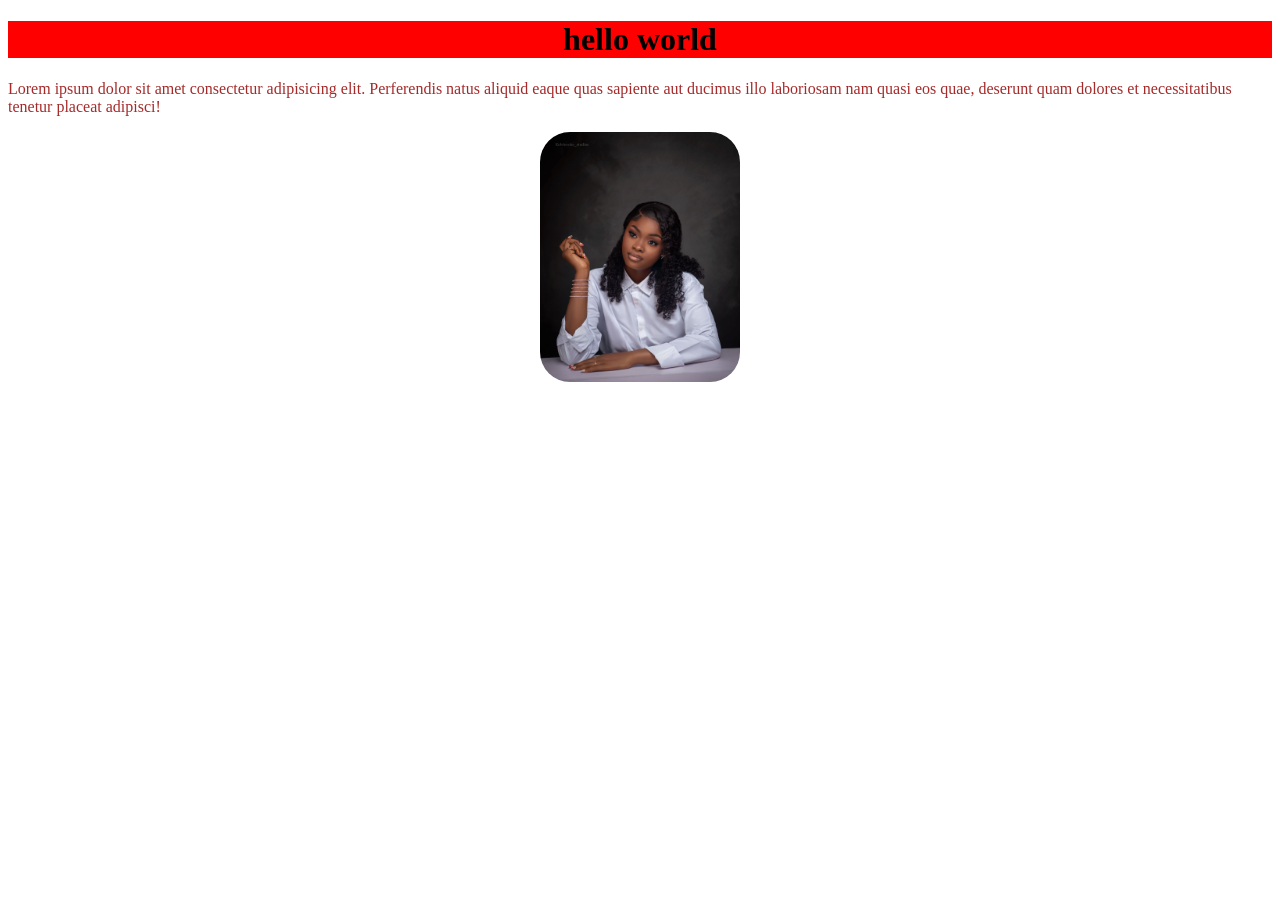
<file: helloWorld/index.html>
<!DOCTYPE html>
<html lang="en">

<head>
    <meta charset="UTF-8">
    <meta name="viewport" content="width=device-width, initial-scale=1.0">
    <title>Document</title>
    <link rel="stylesheet" href="styel.css">
</head>

<body>

    <h1>hello world</h1>


    <p>Lorem ipsum dolor sit amet consectetur adipisicing elit. Perferendis natus aliquid eaque quas sapiente aut
        ducimus illo laboriosam nam quasi eos quae, deserunt quam dolores et necessitatibus tenetur placeat adipisci!
    </p>

    <div>
        <img src="images/vd.jpg" alt="mypics">
       
    </div>


</body>

</html>
</file>
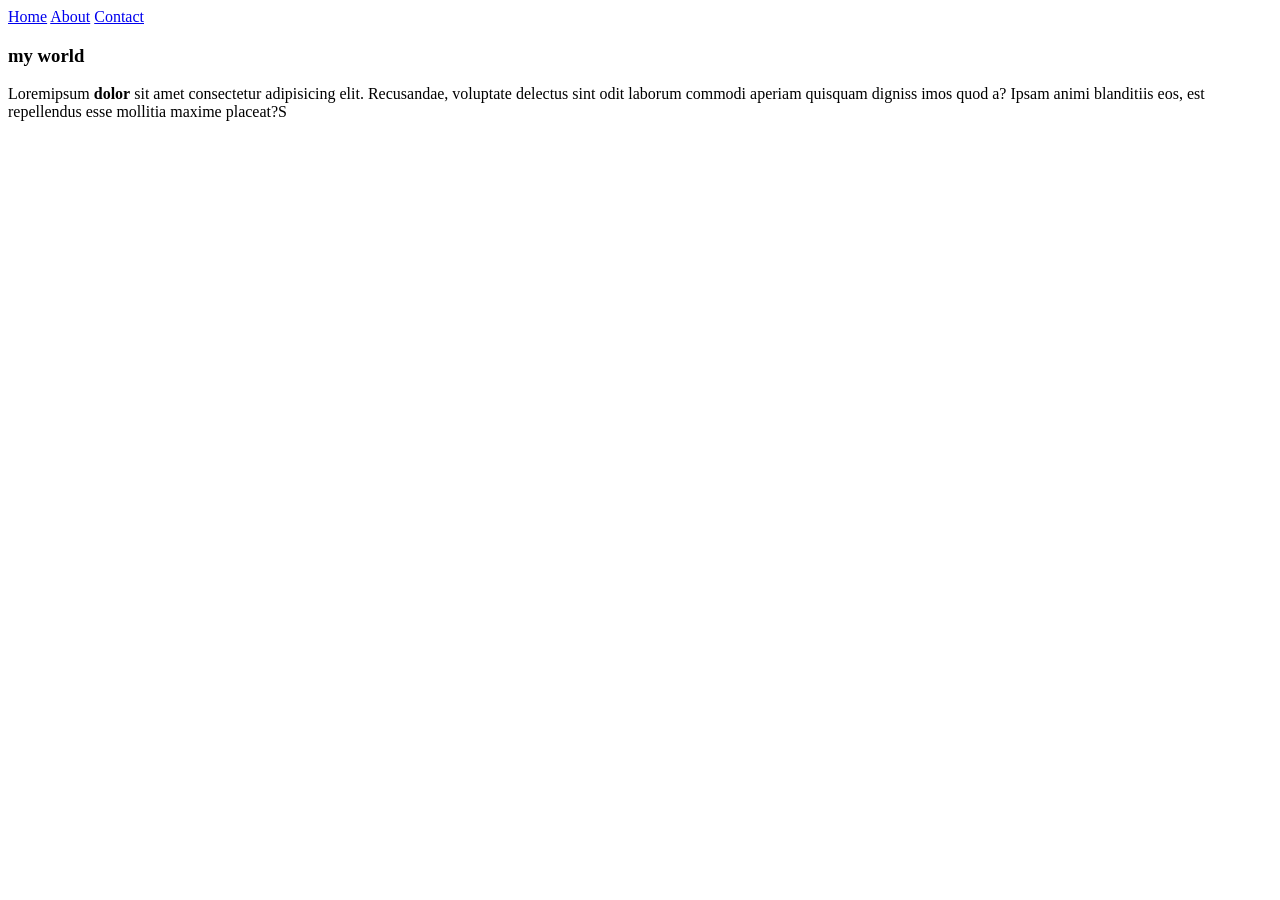
<file: about.html>
<!DOCTYPE html>
<html lang="en">
<head>
    <meta charset="UTF-8">
    <meta name="viewport" content="width=device-width, initial-scale=1.0">
    <title>About Us</title>

</head>
<body>
    <nav>
        <a href="#">Home</a>
        <a href="#">About</a>
        <a href="#">Contact</a>
    </nav>

</body>

<h3>my world</h3>

<p>Loremipsum <B>dolor</B> sit amet consectetur adipisicing elit. Recusandae, voluptate delectus sint odit laborum commodi aperiam quisquam digniss
    imos quod a? Ipsam animi blanditiis eos, est repellendus esse mollitia maxime placeat?S</p>


</html>
</file>
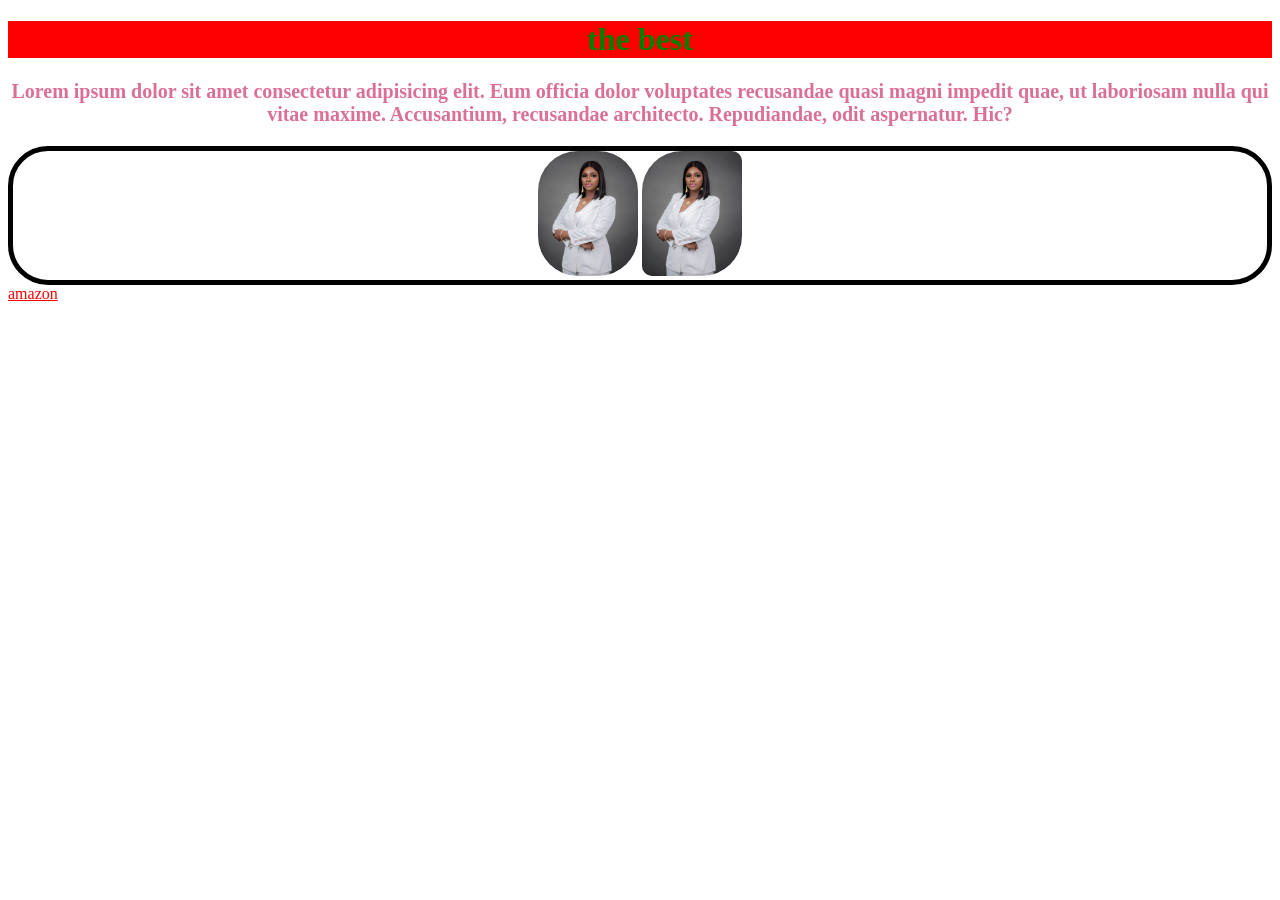
<file: aboutme.html>
<!DOCTYPE html>
<html lang="en">

<head>
  <meta charset="UTF-8">
  <meta name="viewport" content="width=device-width, initial-scale=1.0">
  <title> Aboutme </title>
  <link rel="stylesheet" href="wenn.css">
</head>

<body>

  <h1>the best</h1>
  <p>Lorem ipsum dolor sit amet consectetur adipisicing elit. Eum officia dolor voluptates recusandae quasi magni
    impedit quae, ut laboriosam nulla qui vitae maxime. Accusantium, recusandae architecto. Repudiandae, odit
    aspernatur. Hic?</p>

    <div>
    <img src="IMG_3736.JPG" alt="that">
    <img src="IMG_3736.JPG" alt="" class="pic1">
    </div>

    <a href="https:amazon">amazon</a>



</body>

</html>
</file>
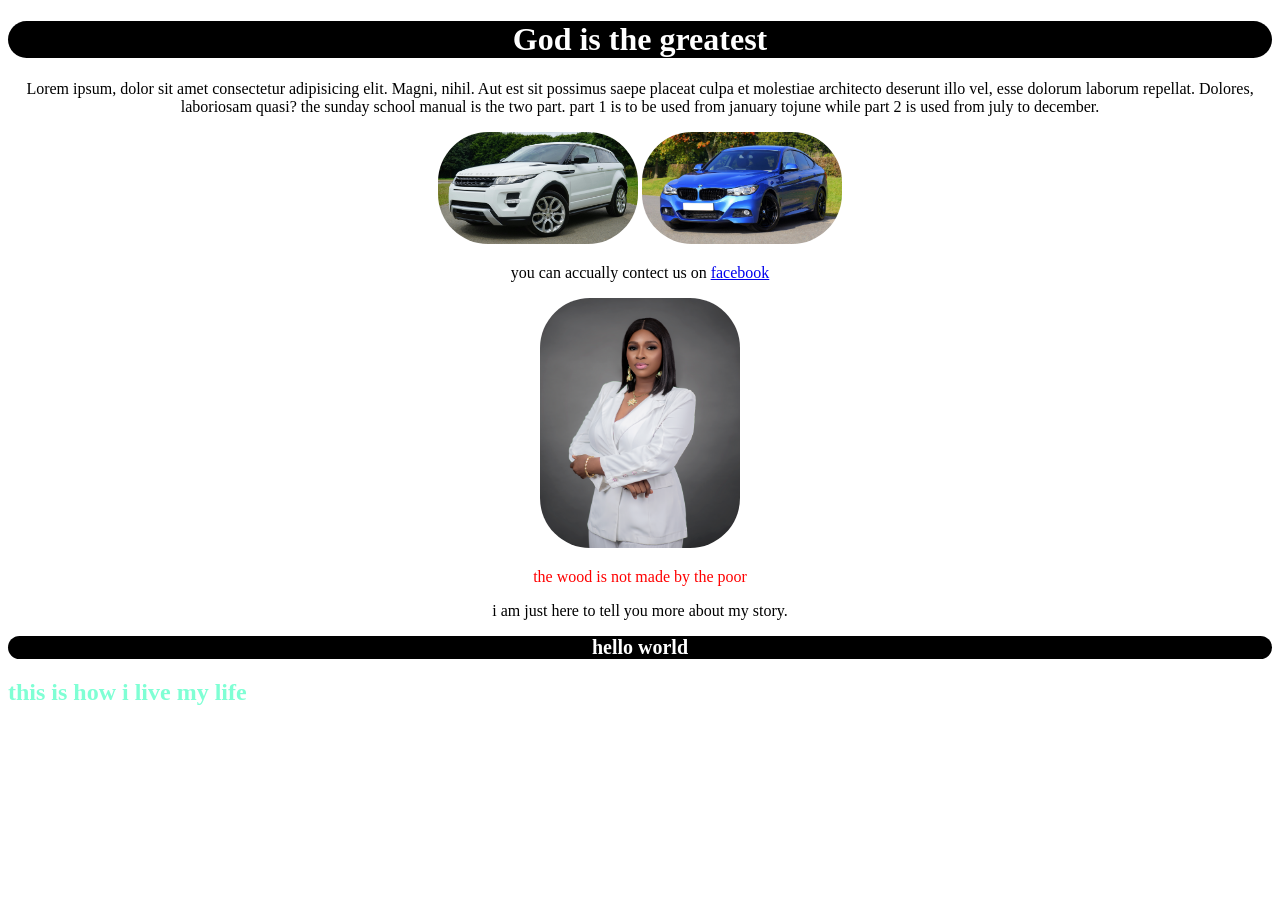
<file: contact.html>
<!DOCTYPE html>
<html lang="en">

<head>
    <meta charset="UTF-8">
    <meta name="viewport" content="width=device-width, initial-scale=1.0">
    <title>Document</title>
    <link rel="stylesheet" href="you.css">
</head>

<body>

    <h1>God is the greatest</h1>

    <p>Lorem ipsum, dolor sit amet consectetur adipisicing elit. Magni, nihil. Aut est sit possimus saepe placeat culpa
        et molestiae architecto deserunt illo vel, esse dolorum laborum repellat. Dolores, laboriosam quasi? the sunday
        school manual is the two part. part 1 is to be used from january tojune while part 2 is used from july to
        december.</p>





        <div>
            <img src="mm.jpg" alt="best">
            <img src="og.jpg" alt="nice" class="pic1">
            <p>you can accually contect us on <a href="https://ww.facebook.com">facebook</a></p>
        </div>

       
        <div>
            <img src="IMG_3736.JPG" alt="you">
        </div>

<p id="part001"> the wood is not made by the poor</p>

<p title=" this is my life"> i am just here to tell you more about my story.</p>


<h1 style="font-size: 20px;"> hello world</h1>

<h2 style=" color: aquamarine;"> this is how i live my life</h2>


</body>

</html>
</file>
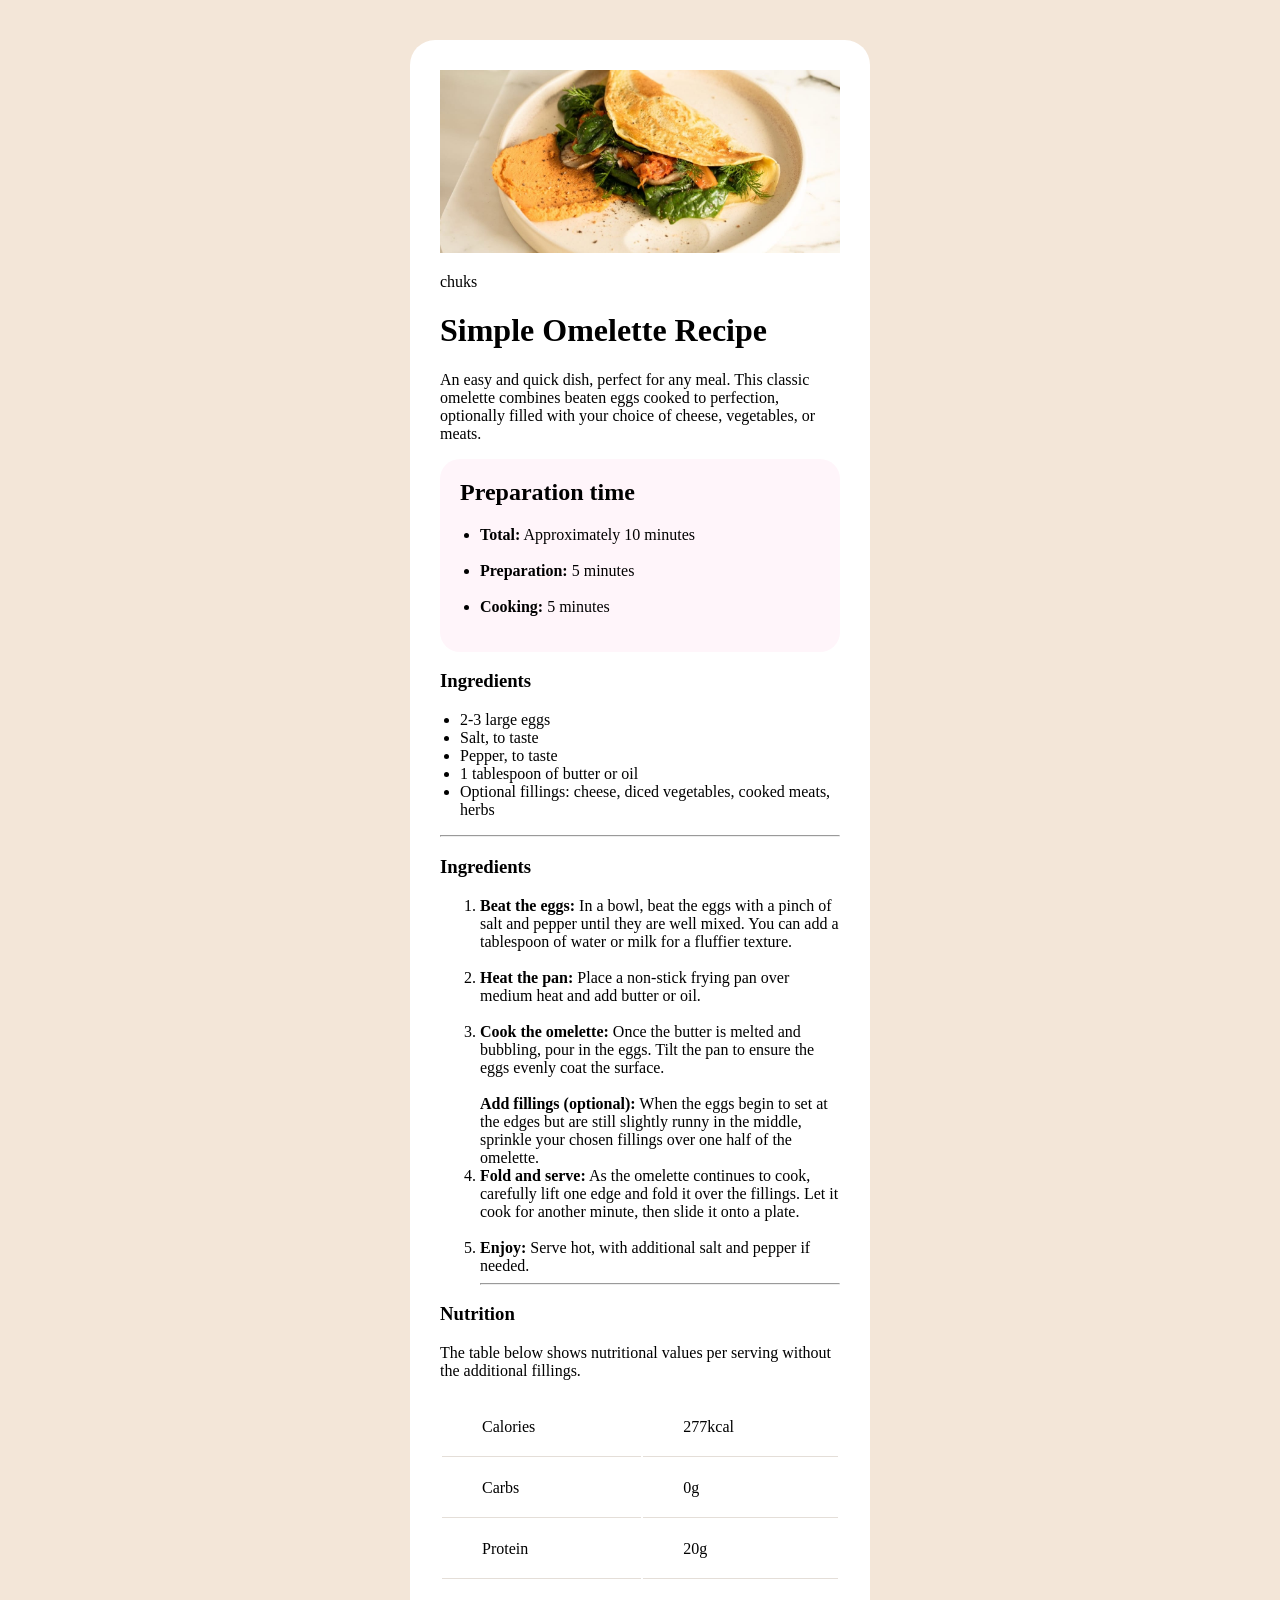
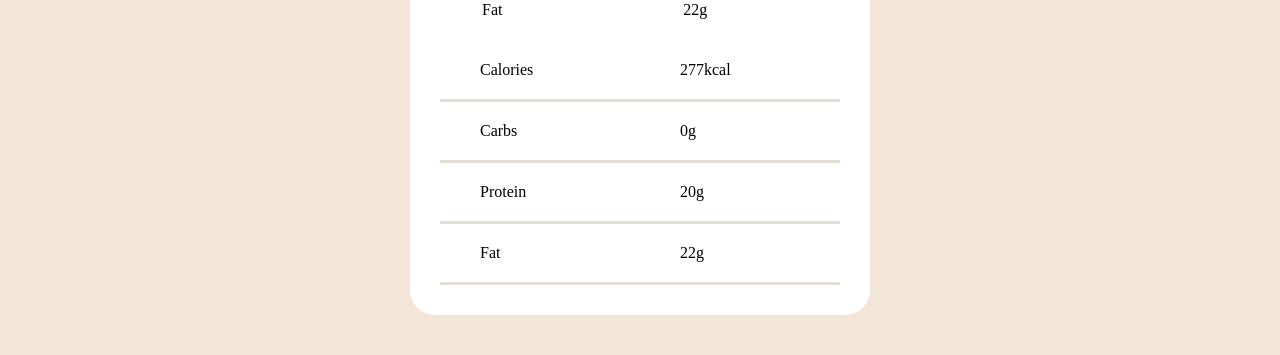
<file: home4.html>
<!DOCTYPE html>
<html lang="en">

<head>
    <meta charset="UTF-8">
    <meta name="viewport" content="width=device-width, initial-scale=1.0">
    <title>Document</title>
    <link rel="stylesheet" href="home4.css">
</head>

<body>
    <div class="card-container">
        <img src="image-omelette.jpeg" alt="">


        <div class="wrapper">
            <p>chuks</p>
            <h1 class="page1">Simple Omelette Recipe</h1>
            <p class="part1"> An easy and quick dish, perfect for any meal. This classic omelette combines beaten eggs
                cooked
                to perfection, optionally filled with your choice of cheese, vegetables, or meats.
            </p>
            <div class="prep-container">
                <h2 class="me">Preparation time</h2>
                <ul class="home">
                    <li><strong>Total:</strong> Approximately 10 minutes</li>
                    <br>
                    <li><strong>Preparation:</strong> 5 minutes</li>
                    <br>
                    <li><strong>Cooking:</strong> 5 minutes</li>
                </ul>
            </div>
            <h3> Ingredients</h3>
            <ul class="chuks">
                <li>2-3 large eggs</li>
                <li>Salt, to taste</li>
                <li> Pepper, to taste</li>
                <li>1 tablespoon of butter or oil</li>
                <li> Optional fillings: cheese, diced vegetables, cooked meats, herbs
                </li>
            </ul>
            <hr>
            <h3> Ingredients</h3>
            <ol>
                <li class="best"><strong>Beat the eggs:</strong> In a bowl, beat the eggs with a pinch of salt and
                    pepper until they
                    are well mixed.
                    You can add a tablespoon of water or milk for a fluffier texture.
                </li>
                <br>
                <li><strong>Heat the pan:</strong> Place a non-stick frying pan over medium heat and add butter or oil.
                </li>
                <br>
                <li><strong>Cook the omelette:</strong> Once the butter is melted and bubbling, pour in the eggs. Tilt
                    the pan to ensure
                    the eggs evenly coat the surface.</li>
                <br>
                <li"> <strong>Add fillings (optional):</strong> When the eggs begin to set at the edges but are still
                    slightly runny in the
                    middle, sprinkle your chosen fillings over one half of the omelette.
                </li>
                <br>
                <li><strong>Fold and serve:</strong> As the omelette continues to cook, carefully lift one edge and fold
                    it over the
                    fillings. Let it cook for another minute, then slide it onto a plate.
                </li>
                <br>
                <li><strong>Enjoy:</strong> Serve hot, with additional salt and pepper if needed.
                </li>
                <hr>
            </ol>
            <h3>Nutrition</h3>
            <p>The table below shows nutritional values per serving without the additional fillings.</p>
            <table>
                <tr>
                    <td>Calories</td>
                    <td>277kcal</td>
                </tr>
                <tr>
                    <td>Carbs</td>
                    <td>0g</td>
                </tr>
                <tr>
                    <td>Protein</td>
                    <td> 20g</td>
                </tr>
                <tr class="fat">
                    <td > Fat</td>
                    <td > 22g</td>
                </tr>
            </table>
    
            <div class="grid">
                <div>Calories</div>
                <div>277kcal</div>
                <div>Carbs</div>
                <div>0g</div>
                <div>Protein</div>
                <div> 20g</div>
                <div>Fat</div>
                <div>22g</div>
    
            </div>
        </div>
      
        
        </div>



</body>

</html>
</file>
<file: helloWorld/styel.css>
h1 {
    text-align: center;
    border: 2px;
    background-color: red;
}

p {
    color: brown;
}

img{
    width: 200px;
    border-radius: 30px;
}
div{
    text-align: center;
}
</file>
<file: wenn.css>
h1{
    text-align: center;

    color: green;
    background-color: red;


}

p{
 color: palevioletred;
 text-align: center;
 font-weight: bold;
 font-size: 20PX;
}

img{
    width: 100px;
    text-align: center;
    border-radius: 40px;
}
.pic1{
    width: 100px;
    border-radius: 40px 10px;

}
div{
    text-align: center;
    border-radius: 40px;
    border: 5px solid black;
}

a{
    color: red;
}
</file>
<file: you.css>
h1{
    border-radius: 40px;
    text-align: center;
    color: white;
    background-color: black;
    

}

p{
    text-align: center;
}

img{
    width: 200px;
    border-radius: 50px;
}


div{
    text-align: center;
}

#part001{
    color: red;
}

hi font{
    color: blue;
}
</file>
<file: home4.css>
body{
    background-color: hsl(30, 54%, 90%);
    margin: 0;
}
img{
    width: 100%;
    border: 200px;
    
    
    
}
.card-container{
    width: 400px;
    margin: 40px auto;
    background-color: hsl(0, 0%, 100%);
    border-radius: 25px;
    padding: 30px;
}
.prep-container{
    border-radius: 20px;
    background-color: hsl(330, 100%, 98%);
    padding: 20px;
}
.me{
    margin-top: 0;
}
.home{
    padding-left: 20px;
}

.chuks{
    padding-left: 20PX;
}
table{
    width: 100%;
}
td{
    border-bottom: 0.5px solid hsl(30, 18%, 87%);
    padding: 20px 20px 20px 40px;
}
.fat td{ 
    border-bottom: none;
    
}
.grid{
    display: grid;
    grid-template-columns: 1fr 1fr;
    
}

.grid div{
    border-bottom: solid hsl(30, 18%, 87%);
    padding: 20px 20px 20px 40px;
}
.grid .non-border{
    border-bottom: transparent;
}
@media screen and (max-width: 568px) {
    .card-container{
        margin: 0 auto;
        border-radius: none;
        
    }
    .wrapper{
        margin: 0 20px 20px;
        padding: 10px;

    }
    
    
    
 
}
</file>
